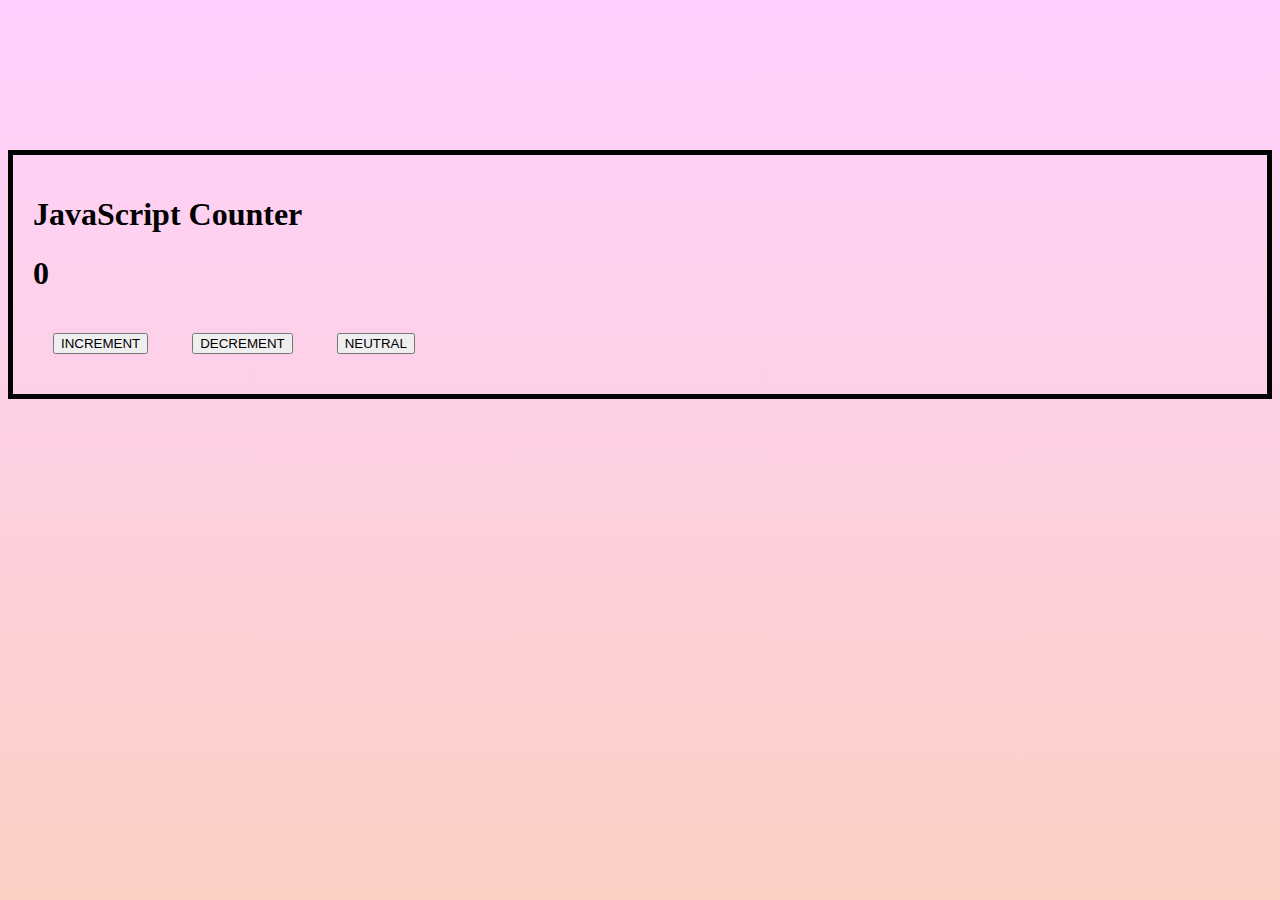
<file: 1.Counter JS/index.html>
<!DOCTYPE html>
<html lang="en">
<head>
    <meta charset="UTF-8">
    <meta http-equiv="X-UA-Compatible" content="IE=edge">
    <meta name="viewport" content="width=device-width, initial-scale=1.0">
    <title>Document</title>
    <!-- CSS only -->
    <link href="https://cdn.jsdelivr.net/npm/bootstrap@5.0.0-beta2/dist/css/bootstrap.min.css" rel="stylesheet" integrity="sha384-BmbxuPwQa2lc/FVzBcNJ7UAyJxM6wuqIj61tLrc4wSX0szH/Ev+nYRRuWlolflfl" crossorigin="anonymous">
    <link rel="stylesheet" href="./style.css">
    <script src='./index.js' defer></script>
</head>
<body>
    <div class="container">
    
        <div class="row justify-content-center " >
            <div class="col-md-6 text-center">
                <h1>JavaScript Counter</h1>
                <h1 id="number">0</h1>
                <button class="btn-success" onClick="increment()">INCREMENT</button>
                <button class="btn-danger" onClick="decrement ()">DECREMENT</button>
                <button class="btn-primary" onClick="neutral ()">NEUTRAL</button>
            </div>
        </div> 

    </div>
</body>
</html>
</file>
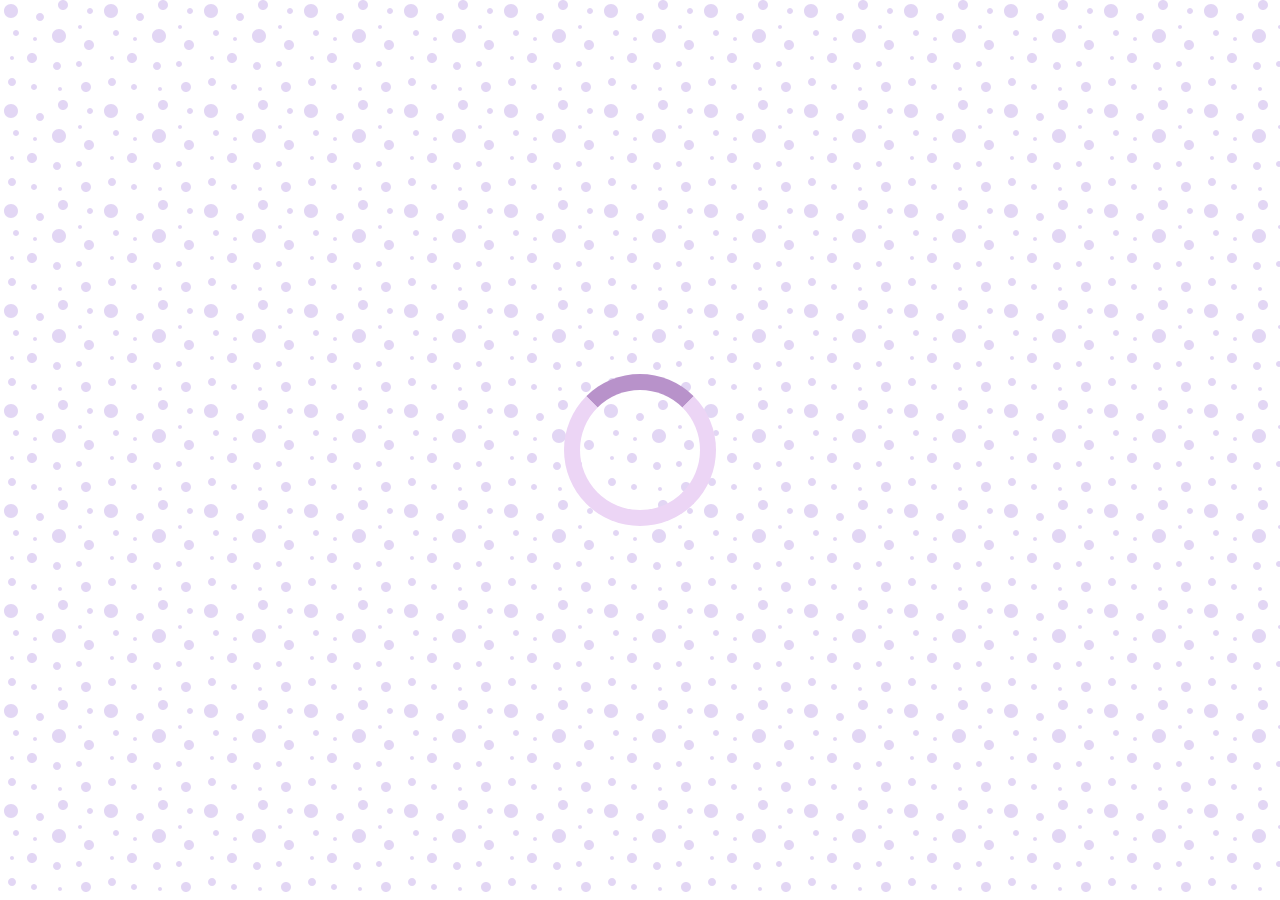
<file: 3.Quote-Generator/index.html>
<!DOCTYPE html>
<html lang="en">
<head>
    <meta charset="UTF-8">
    <meta http-equiv="X-UA-Compatible" content="IE=edge">
    <meta name="viewport" content="width=device-width, initial-scale=1.0">
    <title>Quote generator</title>
    <!-- CSS only -->
    <link rel="stylesheet" href="https://cdnjs.cloudflare.com/ajax/libs/font-awesome/5.10.2/css/all.min.css"/>
    <link rel="stylesheet" href="./style.css">
    <script src='./index.js' defer></script>
</head>
<body>
    <div id="quote-container" class="quote-container">
    
        <div class="quote-text">
            <i class="fas fa-quote-left"></i>
                <span id="quote">
                    
                </span>
        </div>
                <div class="quote-author">
                    <span id="author"></span>
                </div>
                <div class="button-container">
                    <button class="twitter-button" id="twitter" title="tweet this!">
                        <i class="fab fa-twitter"></i>
                    </button>
                    <button id="new-quote">New Quote</button>     
                </div>
                
        

    </div><div class="loader" id="loader"></div> 
</body>
</html>
</file>
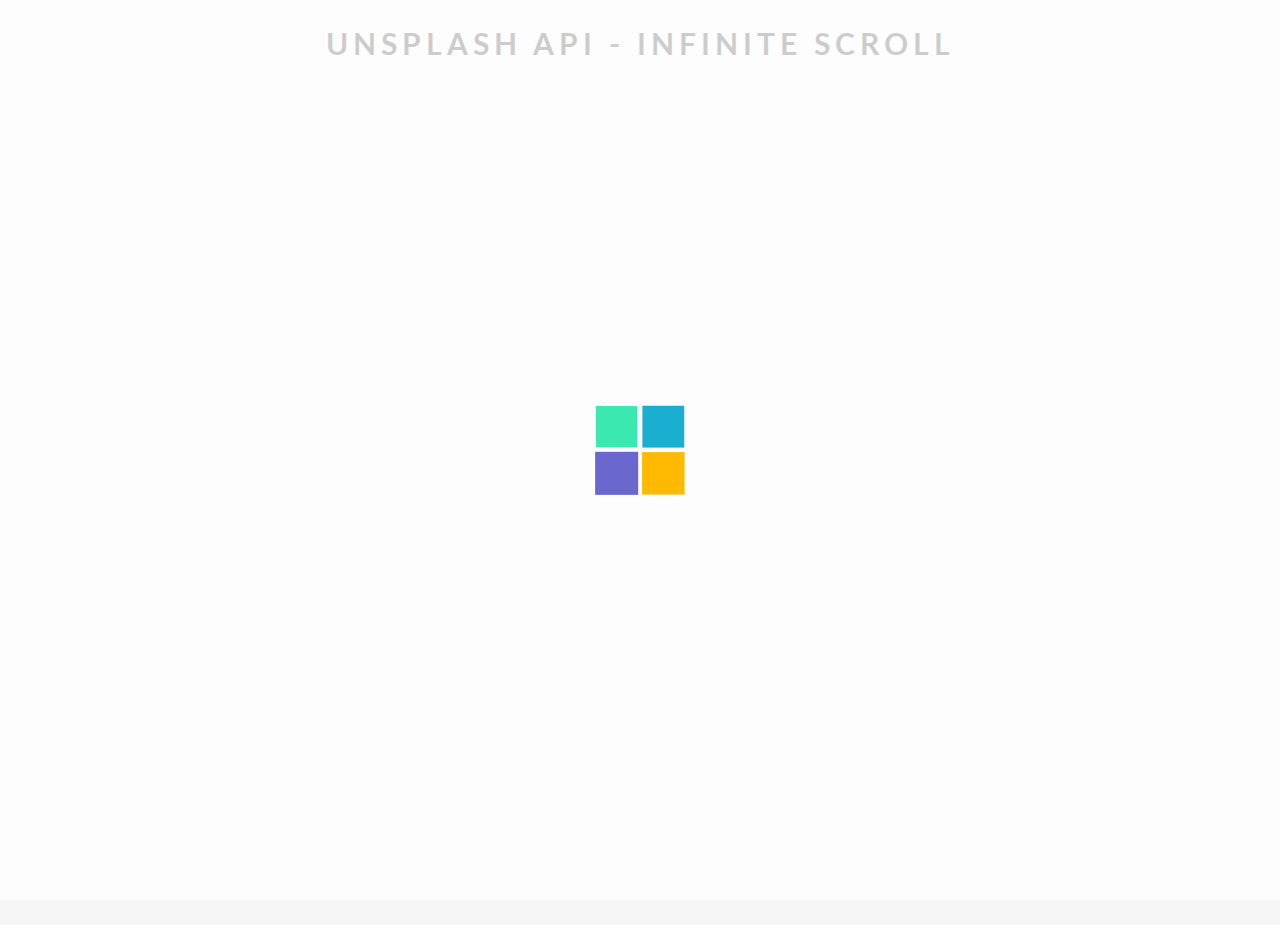
<file: 4.Infinite-Scroll/index.html>
<!DOCTYPE html>
<html lang="en">
<head>
    <meta charset="UTF-8">
    <meta http-equiv="X-UA-Compatible" content="IE=edge">
    <meta name="viewport" content="width=device-width, initial-scale=1.0">
    <title>Infinite-Scroll</title>
    <!-- CSS only -->
    <link rel="stylesheet" href="https://cdnjs.cloudflare.com/ajax/libs/font-awesome/5.10.2/css/all.min.css"/>
    <link rel="stylesheet" href="./style.css">
    <script src='./index.js' defer></script>
</head>
<body>
    
    <h1>UNSPLASH API - INFINITE SCROLL</h1>
    <div id="loader" class="loader">
    <img src="loader.svg" alt="loading"/>

    </div> 
    <div id="image-container" class="image-container">
        
    </div>
</body>
</html>
</file>
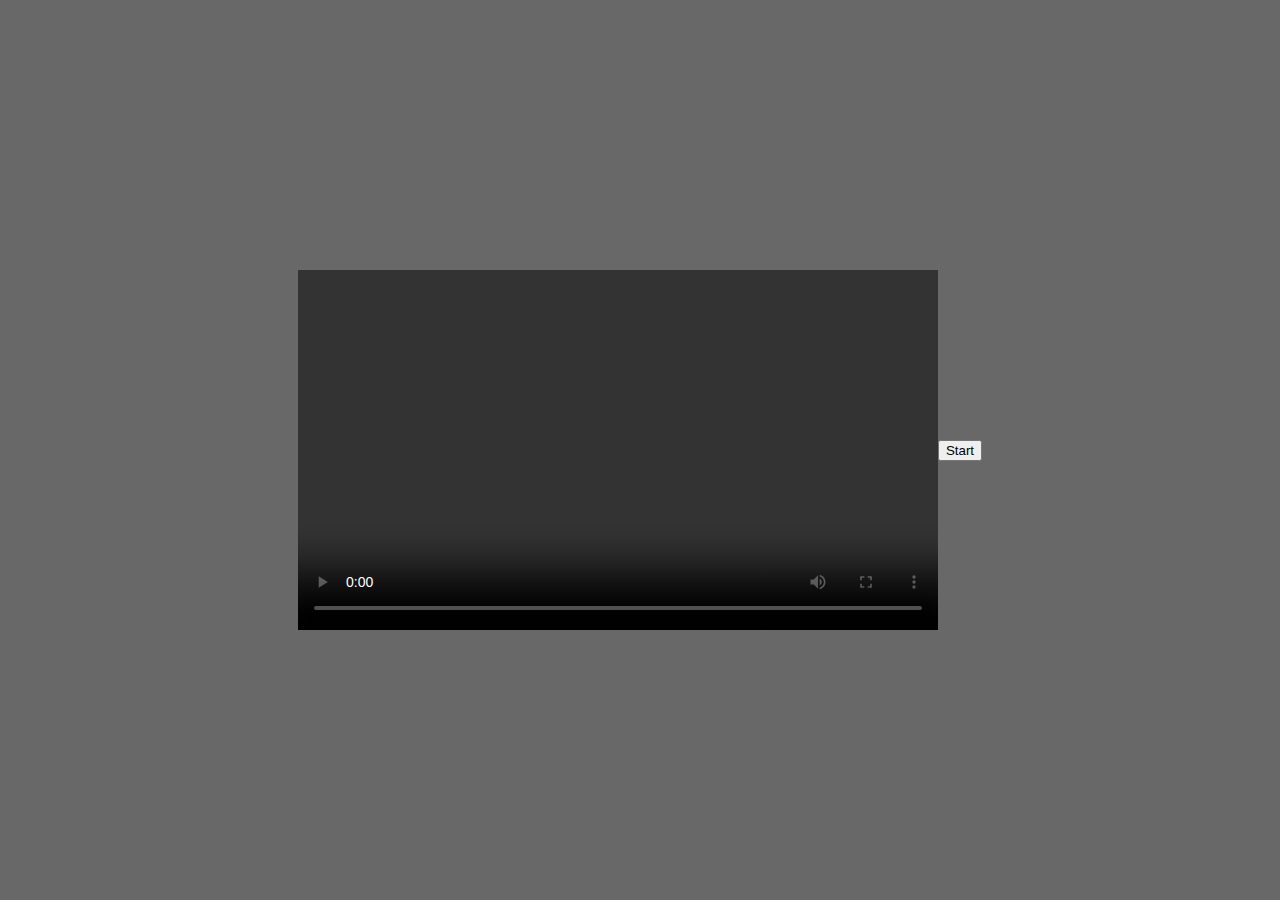
<file: 5.Picture-in-Picture/index.html>
<!DOCTYPE html>
<html lang="en">
<head>
    <meta charset="UTF-8">
    <meta name="viewport" content="width=device-width, initial-scale=1.0">
    <title>Template</title>
    <link rel="icon" type="image/png" href="favicon.png">
    <link rel="stylesheet" href="style.css">
</head>
<body>
    <!-- Video -->
<video id="video" controls height="360" width="640" ></video>
    <!-- Button -->
    <div class="button-container">
        <button id="button">Start</button>
    </div>
    <!-- Script -->
    <script src="script.js"></script>
</body>
</html>
</file>
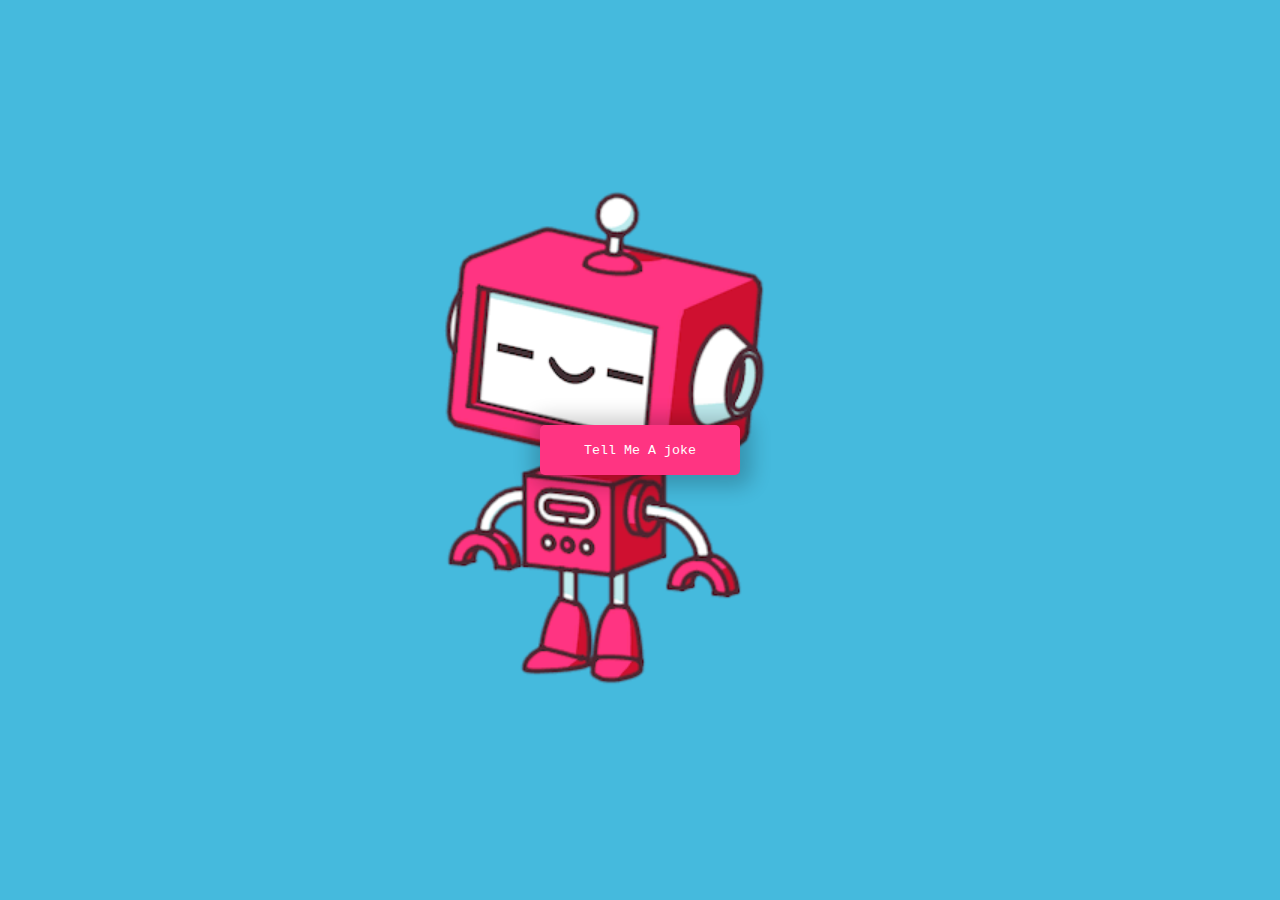
<file: 6.joke-teller/index.html>
<!DOCTYPE html>
<html lang="en">
<head>
    <meta charset="UTF-8">
    <meta name="viewport" content="width=device-width, initial-scale=1.0">
    <title>Joke teller</title>
    <link rel="icon" type="image/png" href="favicon.png">
    <link rel="stylesheet" href="style.css">
</head>
<body>

    <div class="container">
        <button id="button">Tell Me A joke</button>
        <audio hidden controls id="audio"></audio>
    </div>
    <!-- Script -->
    
    <script src="script.js"></script>
</body>
</html>
</file>
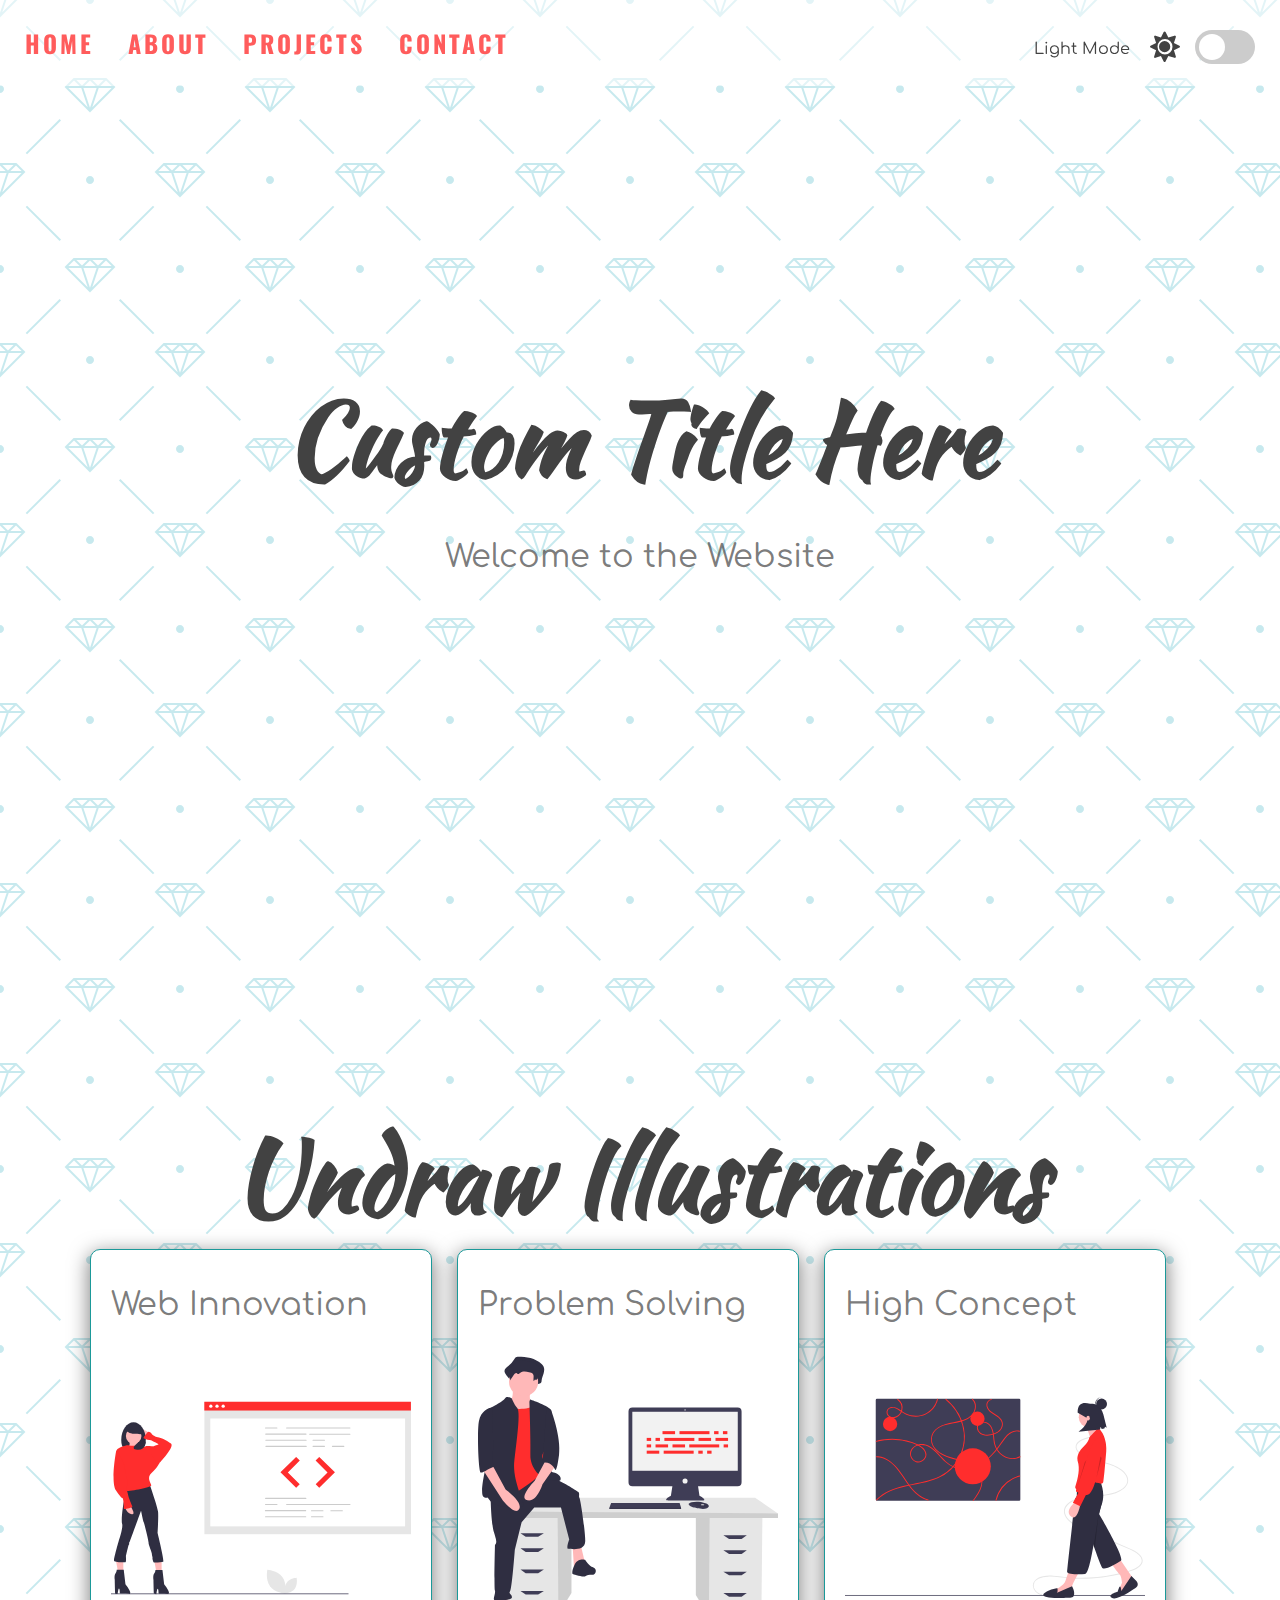
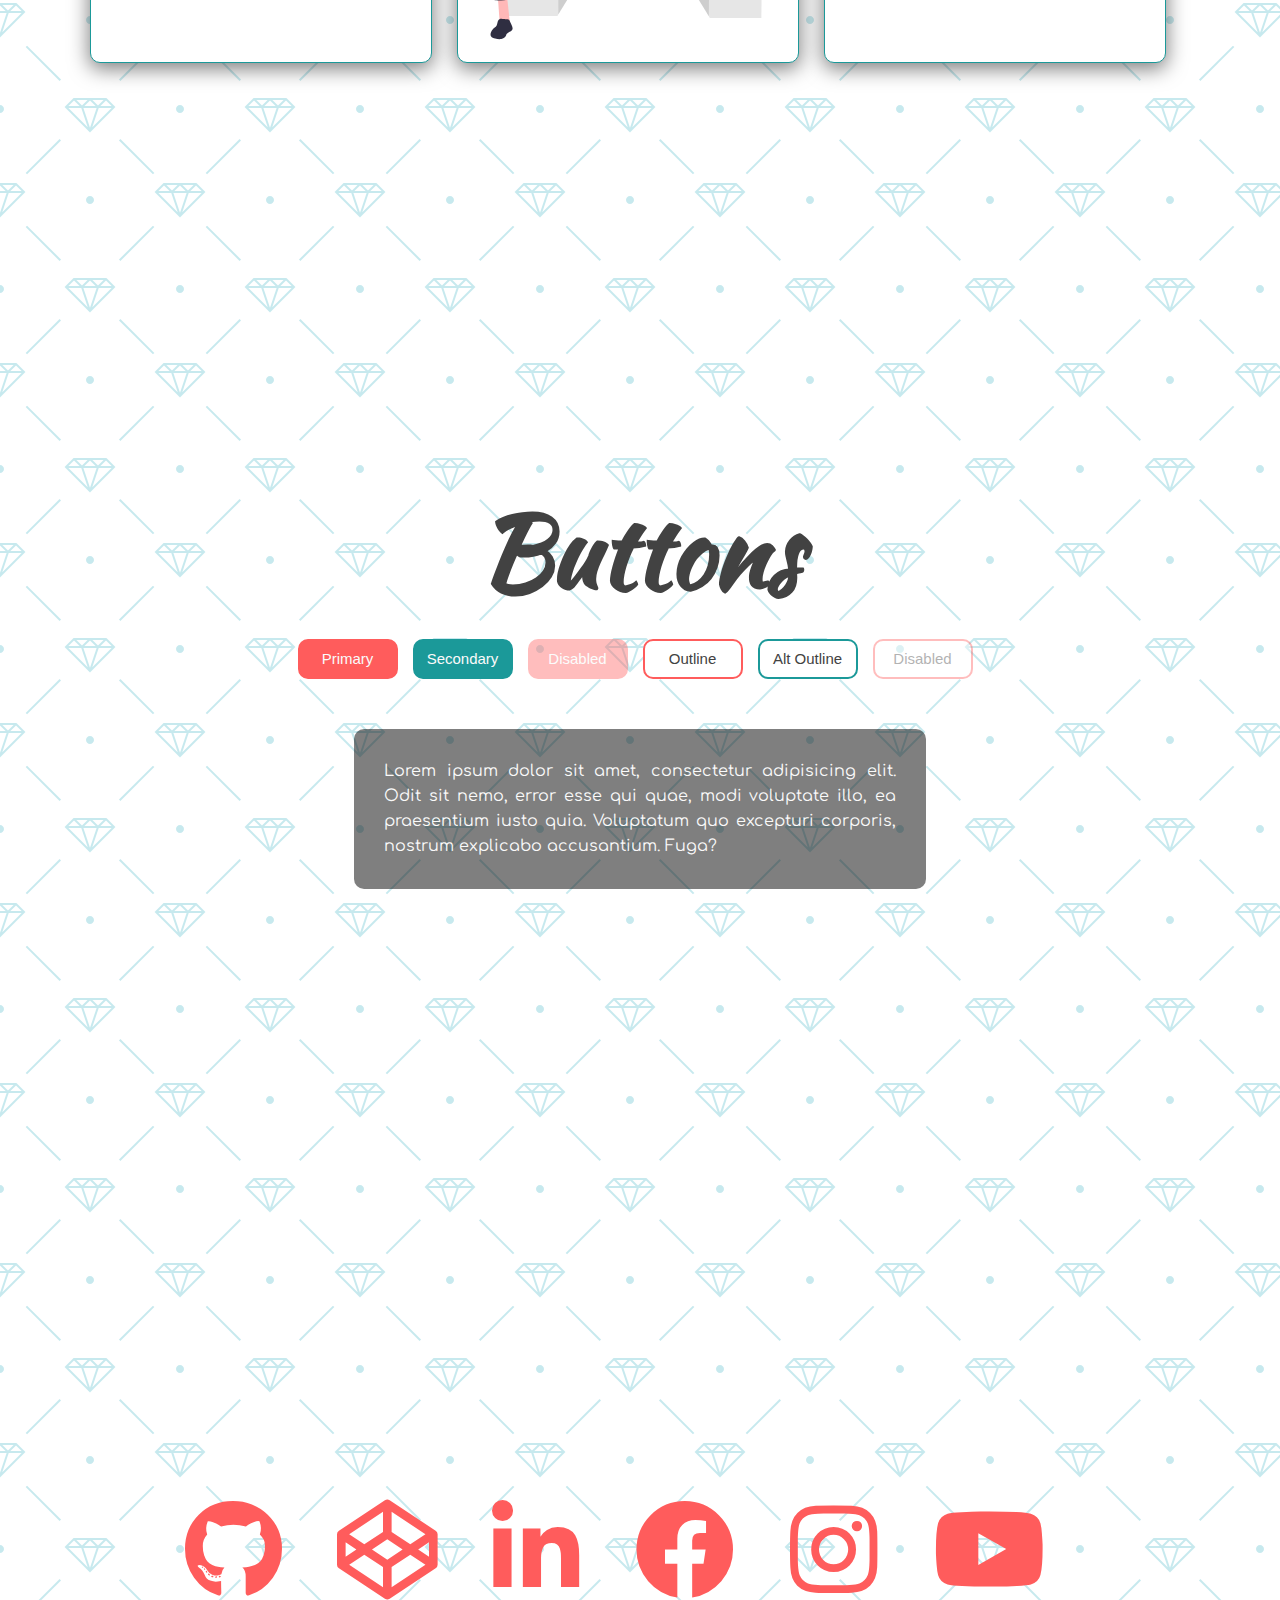
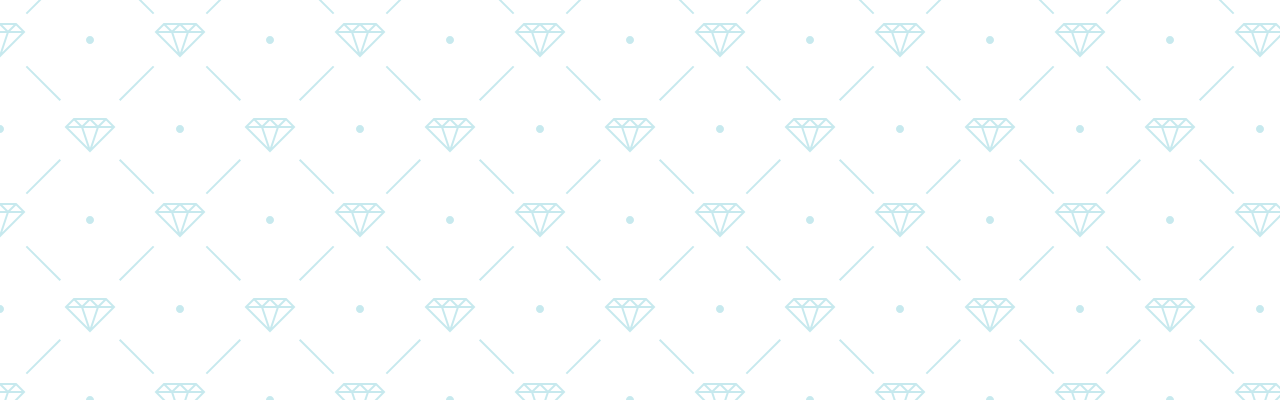
<file: 7.light-dark-mode/index.html>
<!DOCTYPE html>
<html lang="en">
<head>
    <meta charset="UTF-8">
    <meta name="viewport" content="width=device-width, initial-scale=1.0">
    <title>Ligh dark Mode</title>
    <link rel="icon" type="image/png" href="favicon.png">
    <link rel="stylesheet" href="https://cdnjs.cloudflare.com/ajax/libs/font-awesome/5.10.2/css/all.min.css"/>
    <link rel="stylesheet" href="style.css">
</head>
<body>
    <div class="theme-switch-wrapper">
        <span id="toggle-icon">
            <span class="toggle-text">Light Mode</span>
                <i class="fas fa-sun"></i>
            
        </span>
        <label  class="theme-switch">
            <input type="checkbox">
                <div class="slider round"></div>
        </label>
    </div>
    <nav id="nav">
        <a href="#home">HOME</a>
        <a href="#about">ABOUT</a>
        <a href="#projects">PROJECTS</a>
        <a href="#contact">CONTACT</a>
    </nav>
    <!-- home Section -->
    <section id="home">
        <div class="title-groupe">
            <h1>Custom Title Here</h1>
        </div>
        <h2>Welcome to the Website</h2>
    </section>
    <section id="about">
            <h1>Undraw Illustrations</h1>
            <div class="about-container">
                <div class="image-container">
                    <h2>Web Innovation</h2>
                    <img id='image1' src="img/undraw_proud_coder_light.svg" alt="Proud Coder">
                </div>
                <div class="image-container">
                    <h2>Problem Solving</h2>
                    <img id='image2' src="img/undraw_feeling_proud_light.svg" alt="Proud">
                </div>
                <div class="image-container">
                    <h2>High Concept</h2>
                    <img id='image3' src="img/undraw_conceptual_idea_light.svg" alt="Idea">
                </div>
            </div>
    </section>
    <section id="projects">
            <h1>Buttons</h1>
            <div class="buttons">
                <button class="primary">Primary</button>
                <button class="secondary">Secondary</button>
                <button class="primary" disabled>Disabled</button>
                <button class="outline">Outline</button>
                <button class="secondary outline">Alt Outline</button>
                <button class="outline" disabled>Disabled</button>
            </div>
            <div class="text-box" id="text-box">
                <p>Lorem ipsum dolor sit amet, consectetur adipisicing elit. Odit sit nemo, error esse qui quae, modi voluptate illo, ea praesentium iusto quia. Voluptatum quo excepturi corporis, nostrum explicabo accusantium. Fuga?</p>
            </div>
    </section>
    <section id="contact">
            <div class="social-icons">
                <i class="fab fa-github"></i>
                <i class="fab fa-codepen"></i>
                <i class="fab fa-linkedin-in"></i>
                <i class="fab fa-facebook"></i>
                <i class="fab fa-instagram"></i>
                <i class="fab fa-youtube"></i>
            </div>
    </section>
    <!-- Script -->
    <script src="script.js"></script>
</body>
</html>
</file>
<file: 1.Counter JS/style.css>
html, body {
    min-height: 100% !important;
    max-width: auto;
    background-size: cover;
}
body {
    background-image: linear-gradient(to top, #fad0c4 0%, #ffd1ff 100%);
    
}
.col-md-6 {
    border: 5px solid black;   
    margin-top: 150px;
    padding: 20px;
}
button {
    margin: 20px;
}
</file>
<file: 3.Quote-Generator/style.css>
@import url('https://fonts.googleapis.com/css2?family=Montserrat:wght@500&display=swap');

html, body {
    min-height: 100vh;
    /* max-width: auto; */
    /* background-size: cover; */
}
body {
    margin: 0;
    background-color: #ffffff;
    background-image: url("data:image/svg+xml,%3Csvg width='100' height='100' viewBox='0 0 100 100' xmlns='http://www.w3.org/2000/svg'%3E%3Cpath d='M11 18c3.866 0 7-3.134 7-7s-3.134-7-7-7-7 3.134-7 7 3.134 7 7 7zm48 25c3.866 0 7-3.134 7-7s-3.134-7-7-7-7 3.134-7 7 3.134 7 7 7zm-43-7c1.657 0 3-1.343 3-3s-1.343-3-3-3-3 1.343-3 3 1.343 3 3 3zm63 31c1.657 0 3-1.343 3-3s-1.343-3-3-3-3 1.343-3 3 1.343 3 3 3zM34 90c1.657 0 3-1.343 3-3s-1.343-3-3-3-3 1.343-3 3 1.343 3 3 3zm56-76c1.657 0 3-1.343 3-3s-1.343-3-3-3-3 1.343-3 3 1.343 3 3 3zM12 86c2.21 0 4-1.79 4-4s-1.79-4-4-4-4 1.79-4 4 1.79 4 4 4zm28-65c2.21 0 4-1.79 4-4s-1.79-4-4-4-4 1.79-4 4 1.79 4 4 4zm23-11c2.76 0 5-2.24 5-5s-2.24-5-5-5-5 2.24-5 5 2.24 5 5 5zm-6 60c2.21 0 4-1.79 4-4s-1.79-4-4-4-4 1.79-4 4 1.79 4 4 4zm29 22c2.76 0 5-2.24 5-5s-2.24-5-5-5-5 2.24-5 5 2.24 5 5 5zM32 63c2.76 0 5-2.24 5-5s-2.24-5-5-5-5 2.24-5 5 2.24 5 5 5zm57-13c2.76 0 5-2.24 5-5s-2.24-5-5-5-5 2.24-5 5 2.24 5 5 5zm-9-21c1.105 0 2-.895 2-2s-.895-2-2-2-2 .895-2 2 .895 2 2 2zM60 91c1.105 0 2-.895 2-2s-.895-2-2-2-2 .895-2 2 .895 2 2 2zM35 41c1.105 0 2-.895 2-2s-.895-2-2-2-2 .895-2 2 .895 2 2 2zM12 60c1.105 0 2-.895 2-2s-.895-2-2-2-2 .895-2 2 .895 2 2 2z' fill='%238455d0' fill-opacity='0.24' fill-rule='evenodd'/%3E%3C/svg%3E");
    color: #000;   
    font-family: Montserrat, sans-serif;
    font-weight:700;
    text-align: center;
    display: flex;
    align-items: center;
    justify-content: center;
}
.quote-container{
    width:auto;
    max-width:900px;    
    padding: 20px 30px;
    border-radius: 10px;
    background-color: rgba(255,255,255, 0.5);
    box-shadow: 0px 10px 10px 10px rgba(0,0,0, 0.2)
}
.quote-text{
    font-size: 2.55rem;
}
.long-quote{
    font-size: 2rem;
}
.fa-quote-left{
    font-size: 4rem;
}
.quote-author{
    margin-top: 15px;
    font-size: 2rem;
    font-weight: 400;
    font-style: italic;
}
.button-container{
    margin-top: 15px;
    display: flex;
    justify-content: space-between;
}
button{
    cursor: pointer;
    font-size: 1.2rem;
    height: 2.5rem;
    border: none;
    border-radius: 10px;
    color: #fff;    
    background: #333;
    outline: none;
    padding: 0.5rem 1.8rem;
    box-shadow: 0 0.3rem rgba(121,121,121, 0.2)
}
button:hover{
    filter: brightness(110%);
}
button:active{
    transform: translate(0,0.3rem);
    box-shadow: 0 0.1rem rgba(255,255,255, 0.65)
}
.loader {
    border: 16px solid #ecd5f5; 
    border-top: 16px solid #b892ca; 
    border-radius: 50%;
    width: 120px;
    height: 120px;
    animation: spin 2s linear infinite;
  }
  
  @keyframes spin {
    0% { transform: rotate(0deg); }
    100% { transform: rotate(360deg); }
  }
</file>
<file: 4.Infinite-Scroll/style.css>
@import url('https://fonts.googleapis.com/css2?family=Lato&display=swap');

html, body {
    min-height: 100vh;
    /* max-width: auto; */
    /* background-size: cover; */
}
body {
    margin: 0;
    background: whitesmoke;  
    font-family: Lato, sans-serif;
    /* font-weight:700;
    text-align: center;
    display: flex;
    align-items: center;
    justify-content: center;  */
}
h1{
    text-align: center;
    margin-top: 25px;
    margin-bottom: 15px;
    font-size:30px;
    letter-spacing: 5px;
}
.loader{
    position: fixed;
    top: 0; 
    bottom: 0;  
    left: 0;
    right: 0;
    background: rgba(255,255,255,0.8)

}
.loader img{
    position: fixed;
    top: 50%;
    left: 50%;
    transform: translate(-50%, -50%);
}
.image-container{
    margin: 10px 30% ;

}
.image-container img{
    width: 100%;
    margin-top: 10px;
}

@media screen and (max-width: 600px){
h1{
    font-size: 20px;
}
.image-container{
    margin: 10px;
}

}
</file>
<file: 5.Picture-in-Picture/style.css>
@import url('https://fonts.googleapis.com/css2?family=Merriweather&display=swap');
html {
  box-sizing: border-box;
}

body {
  margin: 0;
  height: 100vh;
  display: flex;
  justify-content: center;
  align-items: center;
  background: #686868;
}
</file>
<file: 6.joke-teller/style.css>
/* ROBOT.GIF from Giphy - https://giphy.com/gifs/robot-cinema-4d-eyedesyn-3o7abtn7DuREEpsyWY */

html {
  box-sizing: border-box;
}
body {
  margin:0;
  background: #45badd;
  
}
.container{
  height: 100vh;
  width: 100vw;
  display: flex;
  flex-direction: column;
  justify-content: center;
  align-items: center;
  background: url('./robot.gif');
  background-size: contain;
  background-position: left center;
  background-repeat: no-repeat;

}

button {
  cursor: pointer;
  outline: none;
  width: 200px;
  height: 50px;
  font-family: 'Courier New', Courier, monospace;
  color: #fff;
  background: #ff3482;
  border: none;
  border-radius: 5px;
  box-shadow: 2px 2px 20px 10px rgba(0,0,0, 0.2);
}
button:hover{
  filter: brightness(85%);
}
button:active{
  transform: scale(0.98);
}
button:disabled{
  cursor: default;
  filter: brightness(35%);
}
@media screen and (max-width: 1000px) {
  .container{
    background-size: cover;
    background-position: center center;
  }
  button {
    box-shadow: 5px 5px 30px 20px rgba(0,0,0, 0.5);
  }
}
</file>
<file: 7.light-dark-mode/style.css>
@import url('https://fonts.googleapis.com/css2?family=Comfortaa&family=Kaushan+Script&family=Oswald&display=swap');

:root {
  --primary-color: rgb(255, 92, 92);
  --primary-variant: #ff2d2d;
  --secondary-color: #1b9999;
  --on-primary: rgb(250, 250, 250);
  --on-background: rgb(66, 66, 66);
  --on-background-alt: rgba(66, 66, 66, 0.7);
  --background: rgb(255, 255, 255);
  --box-shadow: 0 5px 20px 1px rgba(0, 0, 0, 0.5);
}

[data-theme="dark"] {
  --primary-color: rgb(150, 65, 255);
  --primary-variant: #6c63ff;
  --secondary-color: #03dac5;
  --on-primary: #000;
  --on-background: rgba(255, 255, 255, 0.9);
  --on-background-alt: rgba(255, 255, 255, 0.7);
  --background: #121212;
}

html {
  box-sizing: border-box;
  scroll-behavior: smooth;
}

body {
  margin: 0;
  font-family: Comfortaa, sans-serif;
  color: var(--on-background);
  background-color: var(--background);
  background-image: url("data:image/svg+xml,%3Csvg width='180' height='180' viewBox='0 0 180 180' xmlns='http://www.w3.org/2000/svg'%3E%3Cpath d='M81.28 88H68.413l19.298 19.298L81.28 88zm2.107 0h13.226L90 107.838 83.387 88zm15.334 0h12.866l-19.298 19.298L98.72 88zm-32.927-2.207L73.586 78h32.827l.5.5 7.294 7.293L115.414 87l-24.707 24.707-.707.707L64.586 87l1.207-1.207zm2.62.207L74 80.414 79.586 86H68.414zm16 0L90 80.414 95.586 86H84.414zm16 0L106 80.414 111.586 86h-11.172zm-8-6h11.173L98 85.586 92.414 80zM82 85.586L87.586 80H76.414L82 85.586zM17.414 0L.707 16.707 0 17.414V0h17.414zM4.28 0L0 12.838V0h4.28zm10.306 0L2.288 12.298 6.388 0h8.198zM180 17.414L162.586 0H180v17.414zM165.414 0l12.298 12.298L173.612 0h-8.198zM180 12.838L175.72 0H180v12.838zM0 163h16.413l.5.5 7.294 7.293L25.414 172l-8 8H0v-17zm0 10h6.613l-2.334 7H0v-7zm14.586 7l7-7H8.72l-2.333 7h8.2zM0 165.414L5.586 171H0v-5.586zM10.414 171L16 165.414 21.586 171H10.414zm-8-6h11.172L8 170.586 2.414 165zM180 163h-16.413l-7.794 7.793-1.207 1.207 8 8H180v-17zm-14.586 17l-7-7h12.865l2.333 7h-8.2zM180 173h-6.613l2.334 7H180v-7zm-21.586-2l5.586-5.586 5.586 5.586h-11.172zM180 165.414L174.414 171H180v-5.586zm-8 5.172l5.586-5.586h-11.172l5.586 5.586zM152.933 25.653l1.414 1.414-33.94 33.942-1.416-1.416 33.943-33.94zm1.414 127.28l-1.414 1.414-33.942-33.94 1.416-1.416 33.94 33.943zm-127.28 1.414l-1.414-1.414 33.94-33.942 1.416 1.416-33.943 33.94zm-1.414-127.28l1.414-1.414 33.942 33.94-1.416 1.416-33.94-33.943zM0 85c2.21 0 4 1.79 4 4s-1.79 4-4 4v-8zm180 0c-2.21 0-4 1.79-4 4s1.79 4 4 4v-8zM94 0c0 2.21-1.79 4-4 4s-4-1.79-4-4h8zm0 180c0-2.21-1.79-4-4-4s-4 1.79-4 4h8z' fill='%2345b7c7' fill-opacity='0.3' fill-rule='evenodd'/%3E%3C/svg%3E");
}

section {
  min-height: 100vh;
  display: flex;
  justify-content: center;
  align-items: center;
  flex-direction: column;
}

h1 {
  font-size: 100px;
  font-family: Kaushan Script, sans-serif;
  margin-bottom: 0;
}

h2 {
 
  font-size: 32px;
  color: var(--on-background-alt);
  font-weight: normal;
}

/* Navigation */
nav {
  z-index: 10;
  font-family: Oswald, sans-serif;
  position: fixed;
  font-size: 24px;
  letter-spacing: 3px;
  padding: 25px;
  width: 100vw;
  background: rgb(255 255 255 / 50%);
}

a {
  margin-right: 25px;
  color: var(--primary-color);
  text-decoration: none;
  border-bottom: 3px solid transparent;
  font-weight: bold;
}

a:hover,
a:focus {
  color: var(--on-background);
  border-bottom: 3px solid;
}

/* Home Section */
.title-group {
  text-align: center;
}

/* About Section */
.about-container {
  display: flex;
}

.image-container {
  border: 1px solid var(--secondary-color);
  border-radius: 10px;
  padding: 10px 20px;
  margin-right: 25px;
  width: auto;
  background: var(--background);
  box-shadow: var(--box-shadow);
}

img {
  height: 300px;
  width: 300px;
}

/* Projects Section */
.buttons {
  margin-top: 15px;
  margin-bottom: 50px;
}

button {
  min-width: 100px;
  height: 40px;
  cursor: pointer;
  border-radius: 10px;
  margin-right: 10px;
  border: 2px solid var(--primary-color);
  font-size: 15px;
  outline: none;
}

button:disabled {
  opacity: 0.4;
  cursor: default;
}

button:hover:not(.outline) {
  filter: brightness(110%);
}

.primary {
  background: var(--primary-color);
  color: var(--on-primary);
}

.secondary {
  border: 2px solid var(--secondary-color);
}

.secondary,
.secondary:hover,
.outline.secondary:hover {
  background: var(--secondary-color);
  color: var(--on-primary);
}

.outline {
  background: var(--background);
  color: var(--on-background);
}

.outline:hover {
  background: var(--primary-color);
  color: var(--on-primary);
}

.text-box {
  width: 40%;
  text-align: justify;
  background: rgb(0 0 0 / 50%);
  color: var(--on-primary);
  border-radius: 10px;
  padding: 30px;
}

p {
  margin: 0;
  line-height: 25px;
}

/* Contact Section */
.fab {
  font-size: 100px;
  margin-right: 50px;
  cursor: pointer;
  color: var(--primary-color);
}

.fab:hover {
  color: var(--on-background);
}

/* Dark Mode Toggle */
.theme-switch-wrapper {
  display: flex;
  align-items: center;
  z-index: 100;
  position: fixed;
  right: 25px;
  top: 30px;
}

.theme-switch-wrapper span {
  margin-right: 10px;
  font-size: 1rem;
}

.toggle-text {
  position: relative;
  top: -4px;
  right: 5px;
  color: var(--on-background);
}

.theme-switch {
  display: inline-block;
  height: 34px;
  position: relative;
  width: 60px;
}

.theme-switch input {
  display: none;
}

.slider {
  background: #ccc;
  bottom: 0;
  cursor: pointer;
  left: 0;
  position: absolute;
  right: 0;
  top: 0;
  transition: 0.4s;
}

.slider::before {
  background: #fff;
  bottom: 4px;
  content: "";
  height: 26px;
  left: 4px;
  position: absolute;
  transition: 0.4s;
  width: 26px;
}

input:checked + .slider {
  background: var(--primary-color);
}

input:checked + .slider::before {
  transform: translateX(26px);
}

.slider.round {
  border-radius: 34px;
}

.slider.round::before {
  border-radius: 50%;
}

.fas {
  font-size: 30px;
  margin-right: 5px;
}
</file>
